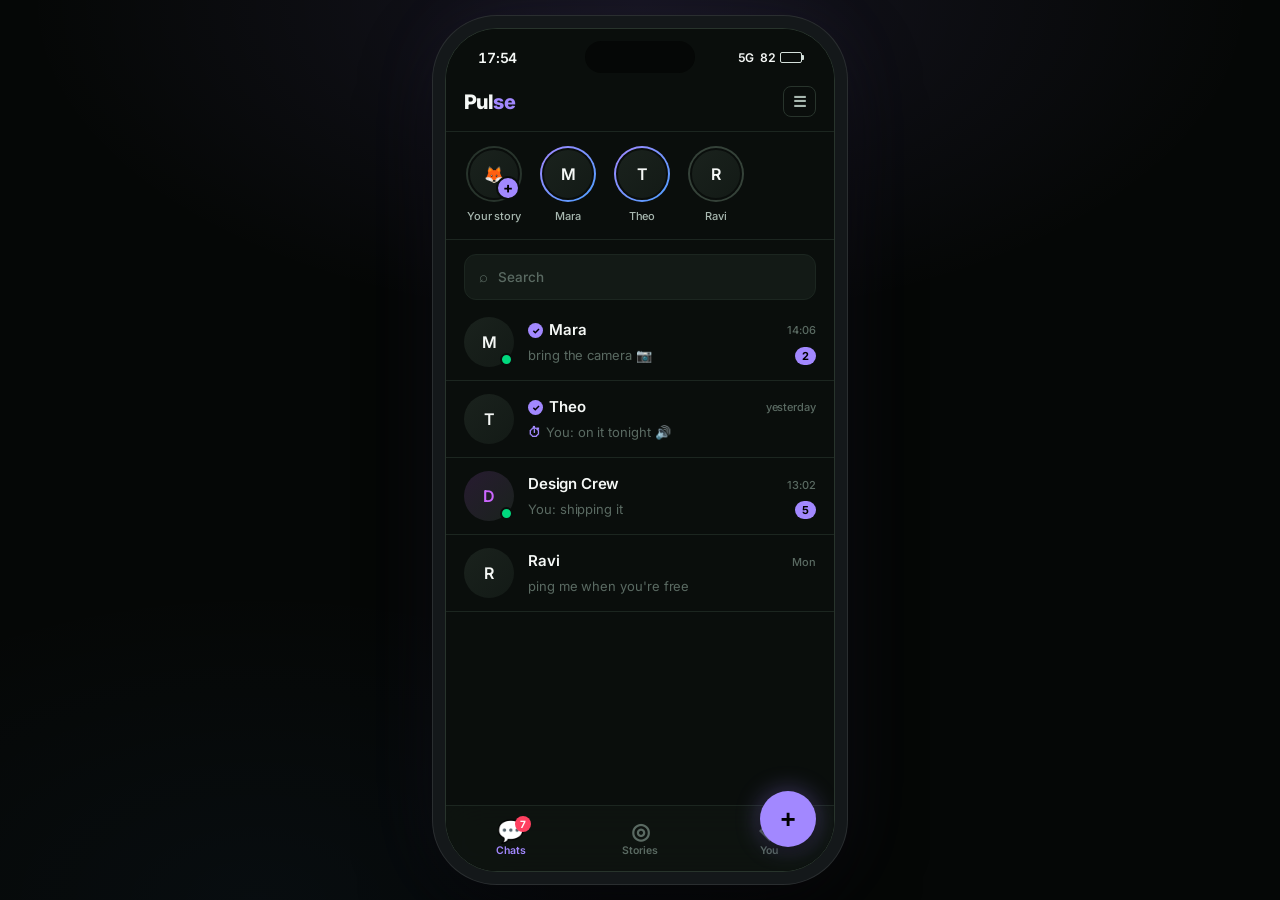
<file: streamer-chat-app/index.html>
<!DOCTYPE html>
<html lang="en">
<head>
<meta charset="UTF-8">
<meta name="viewport" content="width=device-width,initial-scale=1.0,maximum-scale=1.0,user-scalable=no,viewport-fit=cover">
<meta name="theme-color" content="#0a0e0c">
<title>Pulse · private chat</title>
<link rel="preconnect" href="https://fonts.googleapis.com">
<link rel="preconnect" href="https://fonts.gstatic.com" crossorigin>
<link href="https://fonts.googleapis.com/css2?family=Inter:wght@400;500;600;700;800&family=JetBrains+Mono:wght@500;600;700&display=swap" rel="stylesheet">
<link rel="stylesheet" href="styles.css">
</head>
<body>
<div class="frame">
  <div id="app">
    <div class="stack" id="stk"></div>
  </div>
  <div id="toast"></div>
  <div id="sheet" onclick="if(event.target.id==='sheet')App.hideSheet()"></div>
  <div class="flash" id="flash"></div>
</div>
<script src="app.js"></script>
</body>
</html>
</file>
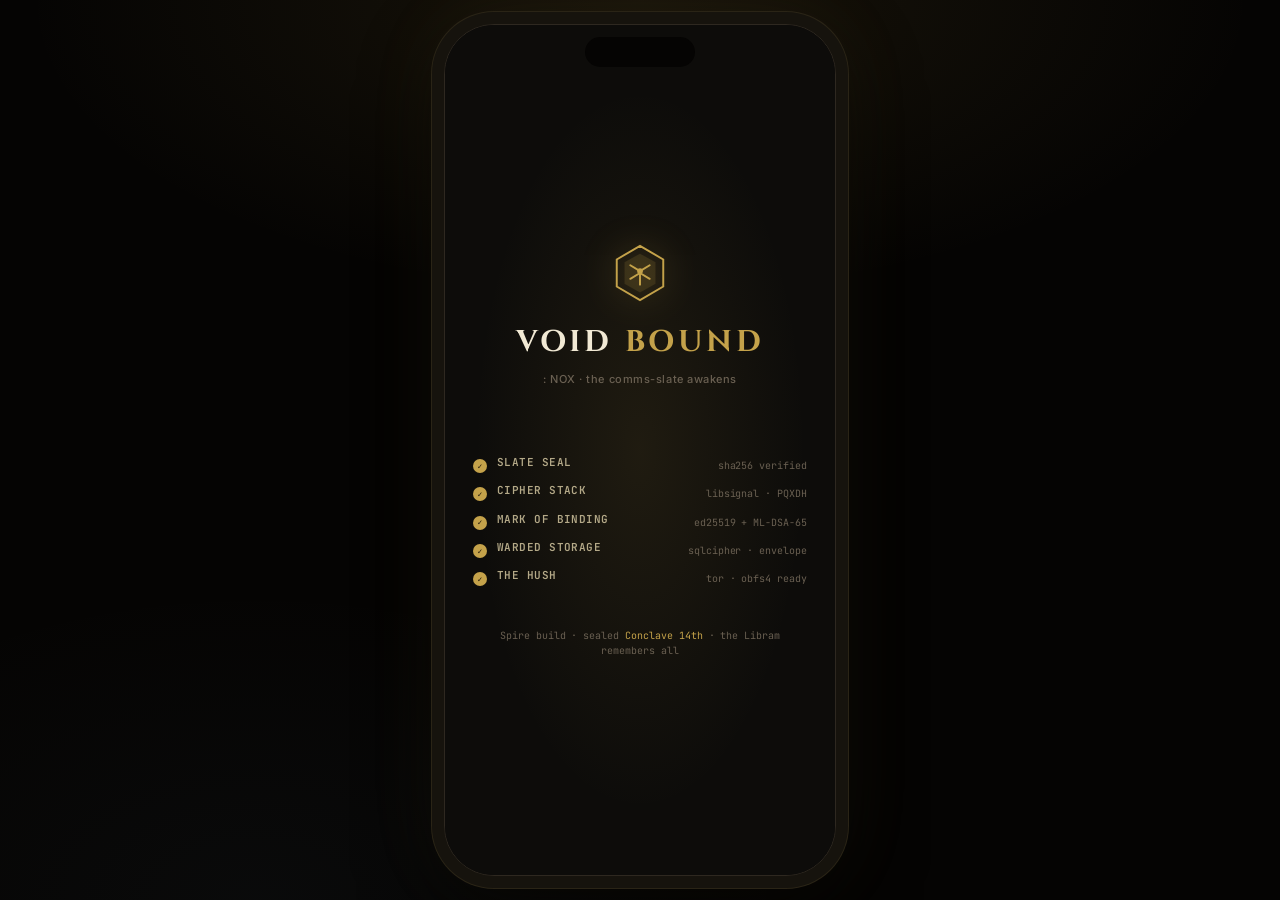
<file: void-bound-nox/index.html>
<!DOCTYPE html>
<html lang="en">
<head>
<meta charset="UTF-8">
<meta name="viewport" content="width=device-width,initial-scale=1.0,maximum-scale=1.0,user-scalable=no,viewport-fit=cover">
<meta name="theme-color" content="#0d0c0a">
<meta name="description" content="Void Bound: Nox — a grimdark indie RPG played through the NoxVoid secure comms-slate. The Libram remembers all.">
<title>VOID BOUND: NOX</title>
<link rel="stylesheet" href="css/styles.css">
</head>
<body>
<div class="frame">
  <div id="app"><div class="stack" id="stk"></div></div>
  <div id="tst"></div>
  <div id="sh" onclick="if(event.target.id==='sh')hideSheet()"></div>
  <div class="fl" id="flash"></div>
</div>
<!-- classic (non-module) scripts so the game runs by simply opening this file -->
<script src="js/data.js"></script>
<script src="js/game.js"></script>
</body>
</html>
</file>
<file: streamer-chat-app/styles.css>
:root{
  --bg-0:#0a0e0c;--bg-1:#0f1411;--bg-2:#131a16;--bg-3:#1a221d;--bg-4:#232d27;
  --bd:#1c2620;--bd-2:#28342c;--bd-3:#354239;
  --tm:#5a6a62;--td:#7a8a82;--tb:#a8b8b0;--tw:#d4e0db;--tp:#f5f8f6;
  --ac:#a288ff;--ac-2:#8a6fe6;--ac-d:#6347c2;--ac-s:rgba(162,136,255,0.14);
  --inf:#4d9fff;--inf-s:rgba(77,159,255,0.1);
  --wr:#d97742;--wr-s:rgba(217,119,66,0.12);
  --phos:#00d97e;--phos-s:rgba(0,217,126,0.14);
  --dg:#ff4060;--dg-s:rgba(255,64,96,0.1);
  --sans:'Inter',-apple-system,sans-serif;--mono:'JetBrains Mono',ui-monospace,monospace;
}
*{box-sizing:border-box;margin:0;padding:0;-webkit-tap-highlight-color:transparent}
html,body{height:100%;overflow:hidden;background:#050706;font-family:var(--sans)}
body{color:var(--tb);font-size:14px;line-height:1.5;-webkit-font-smoothing:antialiased;letter-spacing:-0.005em;user-select:none;position:fixed;inset:0;display:flex;align-items:center;justify-content:center}
body::before{content:'';position:fixed;inset:0;background:radial-gradient(ellipse 80% 60% at 50% 0%,rgba(162,136,255,0.1),transparent 60%),radial-gradient(ellipse 60% 50% at 20% 100%,rgba(77,159,255,0.04),transparent 70%);pointer-events:none;z-index:0}

.frame{position:relative;width:100%;height:100%;max-width:100vw;max-height:100vh;background:var(--bg-0);overflow:hidden;z-index:1}
@media(min-width:600px){
  body{padding:24px}
  .frame{width:390px;height:min(844px,calc(100vh - 48px));border-radius:52px;border:1px solid var(--bd-2);box-shadow:0 0 0 12px #14181a,0 0 0 13px #2a2e30,0 30px 80px rgba(0,0,0,0.7),0 0 80px rgba(162,136,255,0.1);overflow:hidden}
  .frame::before{content:'';position:absolute;top:12px;left:50%;transform:translateX(-50%);width:110px;height:32px;background:#050706;border-radius:22px;z-index:100;pointer-events:none}
}
#app{width:100%;height:100%;display:flex;flex-direction:column;overflow:hidden;position:relative}
.stack{position:relative;flex:1;overflow:hidden}
.scr{position:absolute;inset:0;display:flex;flex-direction:column;background:var(--bg-0);opacity:0;transition:opacity 240ms cubic-bezier(0.32,0.72,0,1)}
.scr.in{opacity:1}

/* Status bar */
.sb{display:flex;justify-content:space-between;align-items:center;padding:14px 24px 6px;font-size:14px;color:var(--tp);font-weight:600;flex-shrink:0;font-variant-numeric:tabular-nums;letter-spacing:-0.01em}
@media(min-width:600px){.sb{padding:18px 32px 6px}}
.sb .r{display:flex;gap:6px;align-items:center}
.sb-batt{display:inline-flex;align-items:center;gap:4px;font-size:12px;font-weight:600}
.sb-batt-ic{width:22px;height:11px;border:1px solid var(--tw);border-radius:2px;position:relative;padding:1px}
.sb-batt-ic::after{content:'';position:absolute;right:-3px;top:2px;width:2px;height:5px;background:var(--tw);border-radius:0 1px 1px 0}
.sb-batt-fill{height:100%;width:82%;background:var(--ac);border-radius:1px}

/* Header */
.hdr{display:flex;justify-content:space-between;align-items:center;padding:12px 18px 14px;flex-shrink:0;border-bottom:1px solid var(--bd)}
.hdr-tt{font-size:20px;font-weight:800;color:var(--tp);letter-spacing:-0.03em}
.hdr-tt .sl{color:var(--ac)}
.hdr-act{display:flex;gap:6px}
.hbtn{background:transparent;border:1px solid var(--bd-2);color:var(--tb);padding:7px 11px;font-family:var(--sans);font-size:11px;font-weight:600;cursor:pointer;transition:all 160ms;border-radius:8px;letter-spacing:-0.01em}
.hbtn:active{background:var(--bg-3);border-color:var(--bd-3);color:var(--tw)}
.hbtn.icon{padding:7px 9px;font-size:15px;line-height:1}
.back{background:none;border:none;color:var(--ac);font-size:15px;font-weight:600;cursor:pointer;padding:6px 10px 6px 0;display:flex;align-items:center;gap:4px;font-family:var(--sans)}
.back:active{opacity:0.6}

/* Stories row */
.stories{display:flex;gap:14px;padding:14px 18px;overflow-x:auto;flex-shrink:0;border-bottom:1px solid var(--bd);scrollbar-width:none}
.stories::-webkit-scrollbar{display:none}
.story{display:flex;flex-direction:column;align-items:center;gap:6px;cursor:pointer;flex-shrink:0;width:60px}
.story-ring{width:56px;height:56px;border-radius:50%;padding:2px;background:linear-gradient(135deg,var(--ac),var(--inf));display:flex;align-items:center;justify-content:center;transition:transform 160ms}
.story-ring.seen{background:var(--bd-3)}
.story-ring.me{background:var(--bd-2)}
.story:active .story-ring{transform:scale(0.93)}
.story-av{width:100%;height:100%;border-radius:50%;background:linear-gradient(135deg,var(--bg-3),var(--bg-2));display:flex;align-items:center;justify-content:center;color:var(--tp);font-weight:600;font-size:16px;border:2px solid var(--bg-0)}
.story-add{position:relative}
.story-add::after{content:'+';position:absolute;bottom:-2px;right:-2px;width:20px;height:20px;background:var(--ac);color:#000;border-radius:50%;display:flex;align-items:center;justify-content:center;font-size:15px;font-weight:700;border:2.5px solid var(--bg-0)}
.story-nm{font-size:11px;color:var(--tb);font-weight:500;white-space:nowrap;overflow:hidden;text-overflow:ellipsis;max-width:60px}

/* Search */
.search{margin:14px 18px 4px;background:var(--bg-2);border:1px solid var(--bd);border-radius:12px;padding:11px 14px;display:flex;align-items:center;gap:10px}
.search input{flex:1;background:none;border:none;outline:none;color:var(--tp);font-family:var(--sans);font-size:13.5px;font-weight:500}
.search input::placeholder{color:var(--tm)}
.search .ic{color:var(--tm);font-size:15px}

/* Content */
.cnt{flex:1;overflow-y:auto;overflow-x:hidden;-webkit-overflow-scrolling:touch}
.cnt::-webkit-scrollbar{width:3px}
.cnt::-webkit-scrollbar-thumb{background:var(--bd-3);border-radius:2px}

/* Chat list rows */
.cl{display:flex;align-items:center;gap:14px;padding:13px 18px;cursor:pointer;transition:background 140ms;position:relative;border-bottom:1px solid var(--bd)}
.cl:active{background:var(--bg-2)}
.av{width:50px;height:50px;background:linear-gradient(135deg,var(--bg-3),var(--bg-2));border-radius:50%;display:flex;align-items:center;justify-content:center;color:var(--tp);font-weight:600;font-size:16px;flex-shrink:0;position:relative;letter-spacing:-0.01em}
.av.gr{background:linear-gradient(135deg,rgba(204,102,255,0.15),var(--bg-3));color:#cc66ff}
.av-st{position:absolute;bottom:1px;right:1px;width:13px;height:13px;background:var(--phos);border-radius:50%;border:2.5px solid var(--bg-0)}
.cl-i{flex:1;min-width:0}
.cl-t{display:flex;justify-content:space-between;align-items:baseline;margin-bottom:4px;gap:8px}
.cl-n{color:var(--tp);font-size:15px;font-weight:600;white-space:nowrap;overflow:hidden;text-overflow:ellipsis;letter-spacing:-0.01em;display:flex;align-items:center;gap:6px;flex:1;min-width:0}
.cl-n .vfy{width:15px;height:15px;background:var(--ac);border-radius:50%;display:inline-flex;align-items:center;justify-content:center;color:#000;font-size:9px;font-weight:800;flex-shrink:0}
.cl-tm{font-size:11px;color:var(--tm);flex-shrink:0;font-weight:500}
.cl-b{display:flex;justify-content:space-between;align-items:flex-end;gap:8px}
.cl-p{color:var(--tm);font-size:13px;white-space:nowrap;overflow:hidden;text-overflow:ellipsis;flex:1;min-width:0;display:flex;align-items:center;gap:5px}
.cl-p .burn{color:var(--ac);font-weight:600}
.cl-u{background:var(--ac);color:#000;font-size:11px;font-weight:700;padding:1px 7px;min-width:20px;height:18px;border-radius:10px;display:flex;align-items:center;justify-content:center;flex-shrink:0}
.cl-em{padding:80px 30px;text-align:center;color:var(--tm);font-size:13px;line-height:1.7}
.cl-em .ic{width:64px;height:64px;margin:0 auto 20px;background:var(--bg-2);border-radius:50%;display:flex;align-items:center;justify-content:center;font-size:28px}

.fab{position:absolute;right:18px;bottom:24px;width:56px;height:56px;background:var(--ac);border:none;color:#000;font-size:26px;font-weight:600;border-radius:50%;cursor:pointer;box-shadow:0 4px 12px rgba(0,0,0,0.5),0 0 24px rgba(162,136,255,0.4);transition:transform 180ms;z-index:10;display:flex;align-items:center;justify-content:center}
.fab:active{transform:scale(0.92)}

/* Chat view */
.cv-h{display:flex;align-items:center;gap:12px;padding:8px 14px 12px;flex-shrink:0;border-bottom:1px solid var(--bd);background:var(--bg-1)}
.cv-i{flex:1;min-width:0;cursor:pointer}
.cv-n{color:var(--tp);font-weight:700;font-size:15px;display:flex;align-items:center;gap:6px;letter-spacing:-0.01em}
.cv-n .vfy{width:14px;height:14px;background:var(--ac);border-radius:50%;display:inline-flex;align-items:center;justify-content:center;color:#000;font-size:9px;font-weight:800}
.cv-st{font-size:11px;color:var(--phos);margin-top:2px;display:flex;align-items:center;gap:6px;font-weight:500}
.cv-st.off{color:var(--tm)}
.cv-a{display:flex;gap:4px}
.cv-a button{background:var(--bg-2);border:1px solid var(--bd-2);color:var(--tw);font-size:16px;cursor:pointer;padding:8px 10px;border-radius:8px;transition:all 140ms}
.cv-a button:active{background:var(--bg-4);color:var(--ac)}
.cv-a button.on{color:var(--ac);border-color:var(--ac-d);background:var(--ac-s)}

.msgs{flex:1;overflow-y:auto;padding:16px 14px 12px;display:flex;flex-direction:column;gap:3px;-webkit-overflow-scrolling:touch}
.msgs::-webkit-scrollbar{width:2px}
.msgs::-webkit-scrollbar-thumb{background:var(--bd-3)}
.msg{max-width:80%;padding:9px 13px;font-size:14.5px;color:var(--tp);line-height:1.4;word-wrap:break-word;position:relative;letter-spacing:-0.005em;border-radius:18px;animation:msgIn 220ms cubic-bezier(0.32,0.72,0,1)}
@keyframes msgIn{from{opacity:0;transform:translateY(6px)}to{opacity:1;transform:translateY(0)}}
.msg.out{align-self:flex-end;background:var(--ac);color:#000;border-bottom-right-radius:6px;font-weight:500}
.msg.in{align-self:flex-start;background:var(--bg-3);border-bottom-left-radius:6px}
.msg.ephem.out{background:linear-gradient(135deg,var(--ac),var(--inf))}
.msg.ephem.in{border:1px dashed var(--ac-d);background:var(--ac-s)}
.msg-gn{font-size:11.5px;color:var(--inf);margin-bottom:2px;font-weight:600}
.msg-t{font-size:10.5px;margin-top:3px;display:flex;align-items:center;gap:4px;opacity:0.7;font-weight:500}
.msg.out .msg-t{color:rgba(0,0,0,0.7);justify-content:flex-end}
.msg.in .msg-t{color:var(--tm)}
.msg-burn{align-self:center;color:var(--ac);font-size:11px;text-align:center;padding:6px 14px;margin:4px 0;background:var(--ac-s);border-radius:12px;font-weight:600;animation:msgIn 220ms ease}
.msg-s{align-self:center;color:var(--tm);font-size:11px;text-align:center;padding:7px 14px;margin:4px 0;background:rgba(15,20,17,0.6);border-radius:12px;max-width:92%;font-weight:500}
.typing{align-self:flex-start;background:var(--bg-3);border-radius:18px;border-bottom-left-radius:6px;padding:12px 15px;display:flex;gap:4px}
.typing span{width:7px;height:7px;background:var(--tm);border-radius:50%;animation:tybnc 1.2s infinite}
.typing span:nth-child(2){animation-delay:0.18s}
.typing span:nth-child(3){animation-delay:0.36s}
@keyframes tybnc{0%,60%,100%{transform:translateY(0);opacity:0.4}30%{transform:translateY(-5px);opacity:1}}

.cv-in{display:flex;gap:8px;padding:10px 12px max(10px,env(safe-area-inset-bottom,10px));background:var(--bg-1);border-top:1px solid var(--bd);flex-shrink:0;align-items:center}
.cv-at{background:var(--bg-3);border:none;color:var(--tw);width:38px;height:38px;display:flex;align-items:center;justify-content:center;font-size:22px;font-weight:300;cursor:pointer;flex-shrink:0;border-radius:50%}
.cv-at:active{background:var(--bg-4);color:var(--ac)}
.cv-in input{flex:1;background:var(--bg-3);border:1px solid var(--bd-2);color:var(--tp);font-family:var(--sans);font-size:14.5px;padding:10px 14px;outline:none;-webkit-appearance:none;border-radius:20px;letter-spacing:-0.005em;font-weight:500}
.cv-in input:focus{border-color:var(--ac-d)}
.cv-sn{background:var(--ac);color:#000;border:none;font-family:var(--sans);font-size:18px;font-weight:700;width:38px;height:38px;cursor:pointer;border-radius:50%;transition:all 160ms;display:flex;align-items:center;justify-content:center;flex-shrink:0}
.cv-sn:active{transform:scale(0.9);background:var(--ac-2)}
.ephem-banner{padding:7px 16px;font-size:11px;font-weight:600;background:var(--ac-s);color:var(--ac);display:flex;align-items:center;gap:8px;justify-content:center;flex-shrink:0}

/* Buttons */
.btn{display:flex;align-items:center;justify-content:center;gap:8px;width:100%;padding:14px 18px;background:var(--ac);border:none;color:#000;font-family:var(--sans);font-size:14px;font-weight:600;cursor:pointer;transition:all 180ms cubic-bezier(0.32,0.72,0,1);border-radius:10px;letter-spacing:-0.01em}
.btn:active{transform:scale(0.98);background:var(--ac-2)}
.btn.sec{background:var(--bg-3);color:var(--tp);border:1px solid var(--bd-3)}
.btn.sec:active{background:var(--bg-4)}

/* Toast */
#toast{position:absolute;top:60px;left:14px;right:14px;z-index:10000;pointer-events:none;display:flex;flex-direction:column;gap:8px}
.tt{background:var(--bg-3);border:1px solid var(--bd-3);padding:13px 16px;font-size:13px;color:var(--tw);border-radius:10px;box-shadow:0 8px 32px rgba(0,0,0,0.6);animation:ttIn 320ms cubic-bezier(0.34,1.56,0.64,1);pointer-events:auto;display:flex;align-items:center;gap:12px}
.tt-i{width:22px;height:22px;border-radius:50%;background:var(--ac);display:flex;align-items:center;justify-content:center;color:#000;font-size:13px;font-weight:800;flex-shrink:0}
.tt-c{flex:1;line-height:1.4;font-weight:500}
.tt-c b{color:var(--tp);font-weight:700}
@keyframes ttIn{from{opacity:0;transform:translateY(-12px)}to{opacity:1;transform:translateY(0)}}

/* Sheet */
#sheet{position:absolute;inset:0;background:rgba(0,0,0,0.6);z-index:9000;display:none;align-items:flex-end;backdrop-filter:blur(8px);-webkit-backdrop-filter:blur(8px)}
#sheet.s{display:flex}
.shc{width:100%;background:var(--bg-1);border-top-left-radius:20px;border-top-right-radius:20px;animation:shUp 400ms cubic-bezier(0.32,0.72,0,1);padding:12px 22px 28px}
@keyframes shUp{from{transform:translateY(100%)}to{transform:translateY(0)}}
.sh-hd{width:40px;height:4px;background:var(--bd-3);border-radius:2px;margin:0 auto 18px}
.sh-tt{color:var(--tp);font-size:19px;font-weight:700;margin-bottom:6px;letter-spacing:-0.02em}
.sh-b{color:var(--tb);font-size:13.5px;line-height:1.6;margin-bottom:20px}
.sh-b b{color:var(--tp);font-weight:600}
.sh-in{width:100%;background:var(--bg-2);border:1px solid var(--bd-2);color:var(--tp);font-family:var(--sans);font-size:16px;padding:14px 16px;outline:none;-webkit-appearance:none;border-radius:10px;font-weight:500;margin-bottom:14px}
.sh-in:focus{border-color:var(--ac);background:var(--bg-1)}
.sh-a{display:grid;grid-template-columns:1fr 1fr;gap:10px}
.picker{display:flex;flex-wrap:wrap;gap:8px;margin-bottom:18px}
.pick{width:46px;height:46px;border-radius:50%;display:flex;align-items:center;justify-content:center;font-size:18px;font-weight:600;color:var(--tp);cursor:pointer;border:2px solid transparent;background:linear-gradient(135deg,var(--bg-3),var(--bg-2))}
.pick.sel{border-color:var(--ac)}

/* Profile / settings rows */
.id{background:linear-gradient(135deg,var(--bg-2),var(--bg-1));border:1px solid var(--bd);padding:24px 20px;margin:18px;text-align:center;border-radius:14px;position:relative;overflow:hidden}
.id::before{content:'';position:absolute;top:-50%;left:-10%;width:200px;height:200px;background:radial-gradient(circle,var(--ac-s),transparent 60%);pointer-events:none}
.id-a{width:84px;height:84px;margin:0 auto 14px;background:linear-gradient(135deg,var(--bg-3),var(--bg-4));border-radius:50%;display:flex;align-items:center;justify-content:center;color:var(--tp);font-size:30px;font-weight:600;position:relative;letter-spacing:-0.02em}
.id-n{color:var(--tp);font-size:21px;font-weight:700;letter-spacing:-0.02em}
.id-s{color:var(--ac);font-size:12px;margin-top:6px;font-weight:600;font-family:var(--mono)}
.st-s{margin:0 18px 24px}
.st-l{font-size:12px;color:var(--tm);font-weight:600;margin-bottom:8px;padding:0 4px;letter-spacing:-0.005em}
.st-r{background:var(--bg-1);border:1px solid var(--bd);padding:14px 16px;display:flex;align-items:center;justify-content:space-between;gap:14px;cursor:pointer;margin-bottom:4px;transition:background 160ms;border-radius:10px}
.st-r:active{background:var(--bg-2)}
.st-i{flex:1;min-width:0}
.st-n{color:var(--tp);font-size:14px;font-weight:600;margin-bottom:2px;letter-spacing:-0.005em}
.st-d{color:var(--tm);font-size:12px;line-height:1.45}
.tog{width:42px;height:24px;background:var(--bg-3);border-radius:12px;position:relative;transition:all 220ms;flex-shrink:0}
.tog::after{content:'';position:absolute;top:2px;left:2px;width:20px;height:20px;background:var(--tm);border-radius:50%;transition:all 220ms}
.tog.on{background:var(--ac)}
.tog.on::after{left:20px;background:#fff}

/* Bottom nav */
.bnav{display:flex;background:rgba(15,20,17,0.85);backdrop-filter:blur(20px);-webkit-backdrop-filter:blur(20px);border-top:1px solid var(--bd);flex-shrink:0;padding:6px 0 max(8px,env(safe-area-inset-bottom,8px))}
.bni{flex:1;padding:8px 4px 6px;text-align:center;background:transparent;border:none;color:var(--tm);font-family:var(--sans);font-size:10.5px;font-weight:600;cursor:pointer;transition:color 160ms;position:relative;letter-spacing:-0.005em}
.bni-ic{display:block;font-size:22px;margin-bottom:2px;line-height:1}
.bni.on{color:var(--ac)}
.bni-bg{position:absolute;top:4px;right:calc(50% - 20px);min-width:16px;height:16px;background:var(--dg);color:#fff;font-size:10px;font-weight:700;padding:0 4px;display:flex;align-items:center;justify-content:center;border-radius:8px}

/* Story viewer */
.sv{position:absolute;inset:0;background:#000;z-index:8000;display:flex;flex-direction:column;animation:msgIn 240ms ease}
.sv-bars{display:flex;gap:4px;padding:12px 14px 8px}
.sv-bar{flex:1;height:3px;background:rgba(255,255,255,0.25);border-radius:2px;overflow:hidden}
.sv-bar .fl{height:100%;width:0;background:#fff;border-radius:2px}
.sv-bar.done .fl{width:100%}
.sv-bar.now .fl{animation:svfill 4s linear forwards}
@keyframes svfill{from{width:0}to{width:100%}}
.sv-hd{display:flex;align-items:center;gap:10px;padding:4px 16px}
.sv-av{width:36px;height:36px;border-radius:50%;background:linear-gradient(135deg,var(--bg-3),var(--bg-2));display:flex;align-items:center;justify-content:center;color:var(--tp);font-weight:600;font-size:14px}
.sv-nm{color:#fff;font-weight:600;font-size:14px;flex:1}
.sv-tm{color:rgba(255,255,255,0.6);font-size:12px}
.sv-x{background:none;border:none;color:#fff;font-size:24px;cursor:pointer;padding:4px}
.sv-body{flex:1;display:flex;align-items:center;justify-content:center;padding:24px;text-align:center}
.sv-card{font-size:26px;font-weight:700;color:#fff;line-height:1.4;letter-spacing:-0.02em;max-width:320px}
.sv-nav{position:absolute;inset:0;display:flex;z-index:2}
.sv-nav .z{flex:1;cursor:pointer}

.flash{position:absolute;inset:0;background:#fff;opacity:0;pointer-events:none;z-index:99999}
.flash.on{animation:fls 300ms ease}
@keyframes fls{0%{opacity:0}25%{opacity:0.5}100%{opacity:0}}
</file>
<file: void-bound-nox/css/styles.css>
/* ============================================================================
   VOID BOUND: NOX — Stylesheet
   Grimdark palette (void / stone / ash / gold / vellum) wrapped around the
   NoxVoid comms-slate chrome: phone frame, status bar, chat bubbles, nav.
   ============================================================================ */
@import url('https://fonts.googleapis.com/css2?family=Cinzel:wght@400;600;700&family=Inter:wght@400;500;600;700;800&family=JetBrains+Mono:wght@500;600;700&display=swap');

:root{
  --void:#0a0907; --bg-0:#0d0c0a; --bg-1:#131210; --bg-2:#191714; --bg-3:#211e19; --bg-4:#2a2620;
  --bd:#211d18; --bd-2:#2e2820; --bd-3:#3b342a;
  --tm:#6a6052; --td:#8a7f6c; --tb:#b4a988; --tw:#d8cdb0; --tp:#f1e9d4;
  --gold:#C4A24A; --gold-2:#a8852f; --gold-d:#7a6630; --gold-deep:#3a2e14; --gold-s:rgba(196,162,74,0.13);
  --vellum:#E2D8C0; --crimson:#C0392B; --crimson-s:rgba(192,57,43,0.12);
  --inf:#7B9FBF; --inf-s:rgba(123,159,191,0.12); --wr:#d9883a; --wr-s:rgba(217,136,58,0.12);
  --dg:#C0392B; --dg-s:rgba(192,57,43,0.12); --ok:#5AB07A;
  --fd:'Cinzel',Georgia,serif; --fs:'Inter',-apple-system,sans-serif; --fm:'JetBrains Mono',ui-monospace,monospace;
}
*{box-sizing:border-box;margin:0;padding:0;-webkit-tap-highlight-color:transparent}
html,body{height:100%;overflow:hidden;background:#050403;font-family:var(--fs)}
body{color:var(--tb);font-size:14px;line-height:1.5;-webkit-font-smoothing:antialiased;letter-spacing:-0.003em;user-select:none;position:fixed;inset:0;display:flex;align-items:center;justify-content:center}
body::before{content:'';position:fixed;inset:0;background:radial-gradient(ellipse 80% 55% at 50% 0%,rgba(196,162,74,0.10),transparent 60%),radial-gradient(ellipse 60% 50% at 20% 100%,rgba(123,159,191,0.04),transparent 70%);pointer-events:none;z-index:0}

.frame{position:relative;width:100%;height:100%;max-width:100vw;max-height:100vh;background:var(--bg-0);overflow:hidden;z-index:1}
@media(min-width:600px){
  body{padding:24px}
  .frame{width:392px;height:min(852px,calc(100vh - 48px));border-radius:50px;border:1px solid var(--bd-2);box-shadow:0 0 0 12px #16130d,0 0 0 13px #2a2416,0 30px 80px rgba(0,0,0,0.7),0 0 80px rgba(196,162,74,0.10);overflow:hidden}
  .frame::before{content:'';position:absolute;top:12px;left:50%;transform:translateX(-50%);width:110px;height:30px;background:#050403;border-radius:20px;z-index:100;pointer-events:none}
}
#app{width:100%;height:100%;display:flex;flex-direction:column;overflow:hidden;position:relative}
.stack{position:relative;flex:1;overflow:hidden}
.scr{position:absolute;inset:0;display:flex;flex-direction:column;background:var(--bg-0);opacity:0;transition:opacity 240ms cubic-bezier(.32,.72,0,1)}
.scr.in{opacity:1}

/* faction tints when in a class */
body.veil .cl-p{filter:blur(4px)}
body.decoy{--gold:#7B9FBF;--gold-2:#5f86ab;--gold-d:#3a5168;--gold-s:rgba(123,159,191,0.13)}

/* status bar -------------------------------------------------------------- */
.sb{display:flex;justify-content:space-between;align-items:center;padding:14px 22px 6px;font-size:13px;color:var(--tp);font-weight:600;flex-shrink:0;font-variant-numeric:tabular-nums}
.sb .net{font-size:11px;color:var(--gold);font-family:var(--fm);letter-spacing:0.04em}
.sb-batt{display:inline-flex;align-items:center;gap:4px;font-size:12px}
.sb-batt-ic{width:22px;height:11px;border:1px solid var(--tw);border-radius:2px;position:relative;padding:1px;display:inline-block}
.sb-batt-ic::after{content:'';position:absolute;right:-3px;top:2px;width:2px;height:5px;background:var(--tw);border-radius:0 1px 1px 0}
.sb-batt-fill{display:block;height:100%;width:87%;background:var(--gold);border-radius:1px}

/* header ------------------------------------------------------------------ */
.hdr{display:flex;justify-content:space-between;align-items:center;padding:10px 18px 13px;flex-shrink:0;border-bottom:1px solid var(--bd)}
.hdr-tt{font-family:var(--fd);font-size:17px;font-weight:700;color:var(--tp);letter-spacing:0.04em}
.hdr-tt .g{color:var(--gold)}
.hdr-sub{font-size:10.5px;color:var(--tm);margin-top:3px;font-weight:500;letter-spacing:0.02em}
.hdr-sub .dot{margin:0 4px;opacity:0.5}
.hdr-act{display:flex;gap:6px}
.hbtn{background:transparent;border:1px solid var(--bd-2);color:var(--tb);padding:7px 11px;font-family:var(--fs);font-size:11px;font-weight:600;cursor:pointer;border-radius:6px;transition:all 150ms}
.hbtn:active{background:var(--bg-3);color:var(--tw)}
.hbtn.icon{padding:7px 9px}
.hbtn.warn{color:var(--wr);border-color:rgba(217,136,58,0.4);background:var(--wr-s)}
.back{background:none;border:none;color:var(--gold);font-size:15px;font-weight:600;cursor:pointer;padding:6px 10px 6px 0;font-family:var(--fs)}
.back:active{opacity:0.6}

/* content / banners ------------------------------------------------------- */
.cnt{flex:1;overflow-y:auto;overflow-x:hidden;-webkit-overflow-scrolling:touch;padding:20px 18px}
.cnt.flush{padding:0}
.cnt::-webkit-scrollbar{width:3px}.cnt::-webkit-scrollbar-thumb{background:var(--bd-3);border-radius:2px}
.bnr{padding:9px 18px;font-size:11px;font-weight:600;border-bottom:1px solid var(--bd);flex-shrink:0;display:flex;align-items:center;gap:8px;letter-spacing:0.01em}
.bnr.v{background:var(--wr-s);border-bottom-color:rgba(217,136,58,0.3);color:var(--wr)}
.bnr.d{background:var(--inf-s);border-bottom-color:rgba(123,159,191,0.3);color:var(--inf)}
.bnr.m{background:var(--gold-s);border-bottom-color:var(--gold-d);color:var(--gold)}
.bnr .dot{width:6px;height:6px;background:currentColor;border-radius:50%;box-shadow:0 0 8px currentColor;animation:hb 2s infinite}
@keyframes hb{0%,100%{opacity:0.4}50%{opacity:1}}

/* bottom nav -------------------------------------------------------------- */
.bnav{display:flex;background:rgba(19,18,16,0.9);backdrop-filter:blur(20px);border-top:1px solid var(--bd);flex-shrink:0;padding:6px 0 max(8px,env(safe-area-inset-bottom,8px))}
.bni{flex:1;padding:8px 2px 6px;text-align:center;background:transparent;border:none;color:var(--tm);font-family:var(--fs);font-size:10px;font-weight:600;cursor:pointer;position:relative;letter-spacing:0.01em}
.bni-ic{display:block;font-size:20px;margin-bottom:2px;line-height:1}
.bni.on{color:var(--gold)}
.bni-bg{position:absolute;top:3px;right:calc(50% - 20px);min-width:15px;height:15px;background:var(--crimson);color:#fff;font-size:9px;font-weight:700;padding:0 4px;display:flex;align-items:center;justify-content:center;border-radius:8px}

/* buttons ----------------------------------------------------------------- */
.btn{display:flex;align-items:center;justify-content:center;gap:8px;width:100%;padding:14px 18px;background:var(--gold);border:none;color:#1a1206;font-family:var(--fs);font-size:14px;font-weight:700;cursor:pointer;border-radius:9px;transition:all 170ms cubic-bezier(.32,.72,0,1);letter-spacing:-0.005em}
.btn:active{transform:scale(.98);background:var(--gold-2)}
.btn:disabled{opacity:0.32;cursor:not-allowed}
.btn:disabled:active{transform:none;background:var(--gold)}
.btn.sec{background:var(--bg-3);color:var(--tp);border:1px solid var(--bd-3)}
.btn.sec:active{background:var(--bg-4)}
.btn.ghost{background:transparent;color:var(--tm);border:1px solid var(--bd-2)}
.btn.dg{background:var(--dg);color:#fff}
.btn.wr{background:var(--wr);color:#1a1206}
.btn-sm{padding:10px 14px;font-size:12.5px;border-radius:7px}

/* boot -------------------------------------------------------------------- */
.boot{flex:1;display:flex;flex-direction:column;justify-content:center;align-items:center;padding:40px 28px;background:radial-gradient(ellipse at center,rgba(196,162,74,0.10),transparent 60%),var(--bg-0)}
.boot-logo{display:flex;flex-direction:column;align-items:center;margin-bottom:34px;animation:fadeIn 600ms ease}
@keyframes fadeIn{from{opacity:0;transform:scale(.96)}to{opacity:1;transform:scale(1)}}
.boot-mark{width:62px;height:62px;position:relative;margin-bottom:16px}
.boot-mark::before{content:'';position:absolute;inset:0;background:radial-gradient(circle,var(--gold),transparent 70%);opacity:0.35;filter:blur(20px);animation:gp 2.4s ease-in-out infinite}
@keyframes gp{0%,100%{opacity:.25}50%{opacity:.6}}
.boot-mark svg{width:62px;height:62px;position:relative;z-index:1}
.boot-name{font-family:var(--fd);font-size:30px;font-weight:700;color:var(--tp);letter-spacing:0.12em}
.boot-name .g{color:var(--gold)}
.boot-sub{font-size:11px;color:var(--tm);font-weight:500;letter-spacing:0.05em;margin-top:6px}
.boot-log{width:100%;max-width:340px;font-family:var(--fm);font-size:11px;line-height:1.85;margin-top:30px}
.boot-ln{display:flex;align-items:center;gap:10px;opacity:0;animation:lnIn 240ms ease forwards}
@keyframes lnIn{from{opacity:0;transform:translateX(-6px)}to{opacity:1;transform:translateX(0)}}
.boot-ln .ic{width:14px;height:14px;border-radius:50%;display:flex;align-items:center;justify-content:center;font-size:8px;font-weight:800;flex-shrink:0}
.boot-ln.ok .ic{background:var(--gold);color:#1a1206}
.boot-ln.wt .ic{background:var(--wr);color:#1a1206}
.boot-ln .lbl{flex:1;color:var(--tb)}.boot-ln .det{color:var(--tm);font-size:10px}
.boot-bot{margin-top:34px;text-align:center;font-family:var(--fm);font-size:10px;color:var(--tm)}
.boot-bot .g{color:var(--gold)}

/* welcome ----------------------------------------------------------------- */
.welc{flex:1;display:flex;flex-direction:column;padding:22px 22px 18px;overflow-y:auto}
.w-hero{text-align:center;padding:18px 0 14px}
.w-mark{width:54px;height:54px;margin:0 auto 16px;position:relative}
.w-mark::before{content:'';position:absolute;inset:0;background:radial-gradient(circle,var(--gold),transparent 70%);opacity:0.35;filter:blur(16px)}
.w-mark svg{width:54px;height:54px;position:relative;z-index:1}
.w-name{font-family:var(--fd);font-size:30px;font-weight:700;color:var(--tp);letter-spacing:0.1em}
.w-name .g{color:var(--gold)}
.w-tag{font-family:var(--fd);font-size:10px;letter-spacing:0.32em;color:var(--gold);margin:8px 0 16px}
.w-body{font-size:14px;color:var(--tb);line-height:1.65;max-width:320px;margin:0 auto}
.w-body em{color:var(--gold);font-style:normal;font-weight:600}.w-body strong{color:var(--tp);font-weight:700}
.w-feats{display:grid;grid-template-columns:1fr 1fr;gap:8px;margin:22px 0 20px}
.wf{background:var(--bg-1);border:1px solid var(--bd);padding:13px 13px 11px;border-radius:9px}
.wf-ic{width:28px;height:28px;background:var(--gold-s);border-radius:6px;display:flex;align-items:center;justify-content:center;color:var(--gold);font-size:15px;margin-bottom:9px}
.wf-t{font-size:12px;color:var(--tp);font-weight:600;margin-bottom:3px}
.wf-d{font-size:11px;color:var(--tm);line-height:1.4}
.w-act{display:flex;flex-direction:column;gap:10px}
.w-foot{text-align:center;color:var(--tm);font-size:11px;margin-top:16px}

/* generic typographic bits ------------------------------------------------ */
.lbl{font-size:11px;color:var(--gold);font-weight:600;margin-bottom:8px;letter-spacing:0.04em;text-transform:uppercase}
.lbl.g{color:var(--inf)}
.h1{font-family:var(--fd);font-size:26px;font-weight:600;color:var(--tp);letter-spacing:0.01em;line-height:1.18;margin-bottom:12px}
.h2{font-family:var(--fd);font-size:18px;color:var(--tp);margin-bottom:8px}
.lede{color:var(--tb);font-size:14px;line-height:1.55;margin-bottom:24px}
.lede em{color:var(--gold);font-style:normal;font-weight:500}.lede strong{color:var(--tp);font-weight:600}
.help{font-size:12px;color:var(--tm);margin-top:10px;line-height:1.5}.help b{color:var(--tb);font-weight:500}
.as{display:flex;flex-direction:column;gap:10px;margin-top:22px}
.ar{display:grid;grid-template-columns:1fr 1fr;gap:10px;margin-top:18px}
.mono{font-family:var(--fm)}

/* char-create progress ---------------------------------------------------- */
.cc-prog{display:flex;gap:6px;padding:10px 22px 4px}
.cc-prog span{flex:1;height:3px;background:var(--bd-2);border-radius:2px;overflow:hidden;position:relative}
.cc-prog span.dn{background:var(--gold)}
.cc-prog span.now::after{content:'';position:absolute;inset:0;background:var(--gold);animation:grow 1.6s ease-in-out infinite}
@keyframes grow{0%{transform:translateX(-100%)}100%{transform:translateX(100%)}}

/* class picker ------------------------------------------------------------ */
.cls-grid{display:grid;grid-template-columns:1fr 1fr;gap:8px;margin:6px 0 16px}
.cls{background:var(--bg-1);border:1px solid var(--bd-2);border-radius:10px;padding:16px 12px;cursor:pointer;text-align:center;transition:all 160ms;font-family:var(--fs)}
.cls:active{transform:scale(.98)}
.cls.sel{border-color:var(--cc);background:linear-gradient(160deg,color-mix(in srgb,var(--cc) 14%,transparent),var(--bg-1))}
.cls-sig{font-size:24px;color:var(--cc);margin-bottom:8px}
.cls-n{font-family:var(--fd);font-size:12.5px;color:var(--tp);font-weight:600;letter-spacing:0.02em;margin-bottom:4px}
.cls-l{font-size:10.5px;color:var(--tm);line-height:1.35}
.cls-detail{background:var(--bg-1);border:1px solid var(--bd);border-left:3px solid var(--gold);border-radius:0 8px 8px 0;padding:14px 16px}
.cls-desc{font-size:13px;color:var(--tb);line-height:1.6;margin-bottom:10px}
.cls-perk{font-size:12px;color:var(--gold)}.cls-perk b{color:var(--tp);font-weight:600}

/* inputs / pin ------------------------------------------------------------ */
.input{width:100%;background:var(--bg-2);border:1px solid var(--bd-2);color:var(--tp);font-family:var(--fs);font-size:16px;padding:15px 16px;outline:none;border-radius:10px;transition:all 170ms;font-weight:500}
.input:focus{border-color:var(--gold);background:var(--bg-1);box-shadow:0 0 0 4px var(--gold-s)}
.input::placeholder{color:var(--tm)}
.inp-w{position:relative}
.inp-st{position:absolute;right:14px;top:50%;transform:translateY(-50%);font-size:11px;font-weight:600}
.inp-st.ok{color:var(--gold)}.inp-st.ck{color:var(--inf);animation:pls 1.2s infinite}.inp-st.bd{color:var(--dg)}
@keyframes pls{50%{opacity:.4}}
.pd{display:flex;justify-content:center;gap:14px;margin:34px 0 12px}
.pd-d{width:14px;height:14px;border:1.5px solid var(--bd-3);border-radius:50%;transition:all 200ms}
.pd-d.fl{background:var(--gold);border-color:var(--gold);animation:pf 200ms cubic-bezier(.32,.72,0,1)}
.pd-d.er{border-color:var(--dg);background:var(--dg);animation:shk 320ms}
@keyframes pf{0%{transform:scale(.4)}60%{transform:scale(1.2)}100%{transform:scale(1)}}
@keyframes shk{0%,100%{transform:translateX(0)}20%,60%{transform:translateX(-6px)}40%,80%{transform:translateX(6px)}}
.ps{text-align:center;font-size:12px;color:var(--tm);margin-bottom:20px;min-height:14px;font-weight:500}
.kp{display:grid;grid-template-columns:repeat(3,1fr);gap:10px;max-width:320px;margin:0 auto;padding:0 4px 12px}
.k{background:var(--bg-2);border:1px solid var(--bd-2);color:var(--tp);font-family:var(--fs);font-size:23px;font-weight:500;padding:17px 0;cursor:pointer;border-radius:10px;transition:all 120ms}
.k:active{background:var(--bg-4);transform:scale(.94)}
.k.fn{font-size:12px;color:var(--tm);font-weight:600}.k.fn:active{color:var(--gold)}

/* keygen ------------------------------------------------------------------ */
.kg{padding:24px 0 8px;text-align:center}
.kg-v{position:relative;width:130px;height:130px;margin:0 auto 24px;display:flex;align-items:center;justify-content:center}
.kg-v::before{content:'';position:absolute;inset:0;background:radial-gradient(circle,var(--gold),transparent 70%);opacity:0.28;filter:blur(20px);animation:gp 2s infinite}
.kg-r{position:absolute;border:1px solid var(--gold-d);border-radius:50%;animation:kgr 4s linear infinite}
.kg-r.r1{inset:0}.kg-r.r2{inset:18px;animation-direction:reverse;animation-duration:3s}.kg-r.r3{inset:36px;animation-duration:2s}
.kg-r::before{content:'';position:absolute;top:-3px;left:50%;transform:translateX(-50%);width:6px;height:6px;background:var(--gold);border-radius:50%;box-shadow:0 0 8px var(--gold)}
@keyframes kgr{to{transform:rotate(360deg)}}
.kg-c{position:relative;z-index:2;width:42px;height:42px;background:var(--gold);border-radius:12px;display:flex;align-items:center;justify-content:center;color:#1a1206;font-size:20px;font-weight:800;box-shadow:0 0 24px var(--gold-s)}
.kg-s{font-family:var(--fm);font-size:11px;line-height:1.7;text-align:left;max-width:320px;margin:0 auto;height:120px;overflow:hidden;position:relative;padding:0 8px}
.kg-s::after{content:'';position:absolute;bottom:0;left:0;right:0;height:36px;background:linear-gradient(to top,var(--bg-0),transparent);pointer-events:none}
.kg-l{opacity:0;animation:lnIn 200ms ease forwards;display:flex;gap:8px}
.kg-l .a{color:var(--gold)}.kg-l .k{color:var(--inf);padding:0;background:none;border:none;font-size:11px}.kg-l .v{color:var(--tb)}.kg-l .m{color:var(--tm)}

/* sigil phrase ------------------------------------------------------------ */
.wb{background:var(--dg-s);border:1px solid rgba(192,57,43,0.3);padding:14px 16px;border-radius:10px;font-size:12.5px;color:var(--tw);line-height:1.6;margin:0 0 18px;display:flex;gap:12px;align-items:flex-start}
.wb-ic{flex-shrink:0;width:24px;height:24px;background:var(--dg);border-radius:50%;display:flex;align-items:center;justify-content:center;color:#fff;font-weight:700}
.wb b{color:var(--dg);font-weight:700}.wb em{color:var(--wr);font-style:normal;font-weight:600}
.ph-g{display:grid;grid-template-columns:1fr 1fr;gap:8px;margin:0 0 8px}
.ph-w{background:var(--bg-2);border:1px solid var(--bd-2);padding:12px 14px;font-family:var(--fm);font-size:14px;color:var(--tp);display:flex;align-items:center;gap:10px;border-radius:10px}
.ph-n{color:var(--gold);font-size:10px;font-weight:700;min-width:20px}
.ch-r{display:grid;grid-template-columns:1fr 1fr;gap:8px;margin:10px 0 4px}
.ch-b{background:var(--bg-2);border:1px solid var(--bd-2);color:var(--tb);padding:14px;font-family:var(--fm);font-size:14px;cursor:pointer;border-radius:10px;transition:all 160ms}
.ch-b.sel{border-color:var(--gold);color:var(--gold);background:var(--gold-s)}

/* cc done ----------------------------------------------------------------- */
.cc-done{display:flex;flex-direction:column;justify-content:center;align-items:center;text-align:center}
.done-mark{width:84px;height:84px;background:var(--gold);border-radius:50%;display:flex;align-items:center;justify-content:center;font-size:40px;color:#1a1206;margin-bottom:26px;box-shadow:0 0 44px var(--gold-s)}

/* lock -------------------------------------------------------------------- */
.lk{flex:1;display:flex;flex-direction:column;justify-content:center;padding:24px;background:linear-gradient(180deg,var(--bg-0),var(--bg-1))}
.lk-lg{text-align:center;margin-bottom:32px}
.lk-m{width:48px;height:48px;margin:0 auto 14px;position:relative}
.lk-m::before{content:'';position:absolute;inset:0;background:radial-gradient(circle,var(--gold),transparent 70%);opacity:0.35;filter:blur(18px)}
.lk-m svg{width:48px;height:48px;position:relative;z-index:1}
.lk-n{font-family:var(--fd);font-size:21px;font-weight:700;color:var(--tp);letter-spacing:0.08em}.lk-n .g{color:var(--gold)}
.lk-b{font-size:11px;color:var(--tm);margin-top:4px}
.lk-p{font-size:13px;color:var(--tb);text-align:center;margin-bottom:20px}
.lk-h{margin-top:22px;padding:14px 18px;background:var(--bg-1);border:1px solid var(--bd);border-radius:10px;font-size:11.5px;color:var(--tm);line-height:1.8;text-align:center}
.lk-h code{color:var(--gold);background:var(--bg-3);padding:2px 7px;font-family:var(--fm);font-size:11px;border-radius:4px;font-weight:600}
.lk-h b{color:var(--inf);font-weight:600}

/* chat list --------------------------------------------------------------- */
.cl-srch{margin:14px 18px 6px;background:var(--bg-2);border:1px solid var(--bd);border-radius:10px;padding:11px 14px;color:var(--tm);font-size:13px}
.cl{display:flex;align-items:center;gap:13px;padding:13px 18px;cursor:pointer;border-bottom:1px solid var(--bd);position:relative;transition:background 140ms}
.cl:active{background:var(--bg-2)}
.cl.pn{background:linear-gradient(to right,var(--gold-s),transparent 60%)}
.cl::before{content:'';position:absolute;left:0;top:0;bottom:0;width:3px;background:var(--fc,transparent)}
.av{width:46px;height:46px;background:linear-gradient(135deg,var(--bg-3),var(--bg-2));border-radius:50%;display:flex;align-items:center;justify-content:center;color:var(--tp);font-weight:600;font-size:14px;flex-shrink:0;position:relative;font-family:var(--fd)}
.av.gr{background:linear-gradient(135deg,var(--gold-s),var(--bg-3));color:var(--gold)}
.av.uv{background:linear-gradient(135deg,var(--dg-s),var(--bg-2));color:var(--dg)}
.av-st{position:absolute;bottom:0;right:0;width:11px;height:11px;background:var(--ok);border-radius:50%;border:2.5px solid var(--bg-0)}
.cl-i{flex:1;min-width:0}
.cl-t{display:flex;justify-content:space-between;align-items:baseline;margin-bottom:3px;gap:8px}
.cl-n{color:var(--tp);font-size:14.5px;font-weight:600;white-space:nowrap;overflow:hidden;text-overflow:ellipsis;display:flex;align-items:center;gap:6px;flex:1;min-width:0}
.cl-n .vfy{width:14px;height:14px;background:var(--gold);border-radius:50%;display:inline-flex;align-items:center;justify-content:center;color:#1a1206;font-size:9px;font-weight:800;flex-shrink:0}
.cl-n .nm{white-space:nowrap;overflow:hidden;text-overflow:ellipsis}
.cl-tm{font-size:11px;color:var(--tm);flex-shrink:0}
.cl-b{display:flex;justify-content:space-between;align-items:flex-end;gap:8px}
.cl-p{color:var(--tm);font-size:13px;white-space:nowrap;overflow:hidden;text-overflow:ellipsis;flex:1;min-width:0}
.cl-u{background:var(--gold);color:#1a1206;font-size:11px;font-weight:700;padding:1px 7px;min-width:20px;height:18px;border-radius:10px;display:flex;align-items:center;justify-content:center;flex-shrink:0}
.cl-tg{display:flex;gap:5px;margin-top:6px}
.tg{font-size:9px;font-weight:700;padding:2px 6px;border-radius:4px;letter-spacing:0.03em;text-transform:uppercase}
.tg.ttl{background:var(--wr-s);color:var(--wr)}.tg.gr{background:var(--gold-s);color:var(--gold)}.tg.br{background:var(--dg-s);color:var(--dg)}.tg.uvg{background:var(--dg-s);color:var(--dg)}
.cl-em{padding:80px 30px;text-align:center;color:var(--tm);font-size:13px;line-height:1.7}
.cl-em .ic{width:64px;height:64px;margin:0 auto 20px;background:var(--bg-2);border-radius:50%;display:flex;align-items:center;justify-content:center;font-size:28px;color:var(--tm)}

/* chat view --------------------------------------------------------------- */
.cv-h{display:flex;align-items:center;gap:11px;padding:8px 14px 11px;flex-shrink:0;border-bottom:1px solid var(--bd);background:var(--bg-1)}
.cv-i{flex:1;min-width:0;cursor:pointer}
.cv-n{color:var(--tp);font-weight:700;font-size:14.5px;display:flex;align-items:center;gap:6px}
.cv-n .vfy{width:14px;height:14px;background:var(--gold);border-radius:50%;display:inline-flex;align-items:center;justify-content:center;color:#1a1206;font-size:9px;font-weight:800}
.cv-st{font-size:10.5px;color:var(--gold);margin-top:2px;display:flex;align-items:center;gap:5px}
.cv-st.uv{color:var(--dg)}.cv-st .sep{color:var(--tm)}
.cv-a button{background:var(--bg-2);border:1px solid var(--bd-2);color:var(--tw);font-size:16px;cursor:pointer;padding:8px 10px;border-radius:6px}
.cv-a button:active{background:var(--bg-4);color:var(--gold)}
.msgs{flex:1;overflow-y:auto;padding:16px 14px 10px;display:flex;flex-direction:column;gap:4px;-webkit-overflow-scrolling:touch}
.msgs::-webkit-scrollbar{width:2px}.msgs::-webkit-scrollbar-thumb{background:var(--bd-3)}
.msg{max-width:82%;padding:9px 13px;font-size:14px;color:var(--tp);line-height:1.42;word-wrap:break-word;position:relative;border-radius:16px;animation:msgIn 220ms ease}
@keyframes msgIn{from{opacity:0;transform:translateY(4px)}to{opacity:1;transform:translateY(0)}}
.msg.sm{margin-top:2px}
.msg.out{align-self:flex-end;background:var(--gold);color:#1a1206;border-bottom-right-radius:5px;font-weight:500}
.msg.in{align-self:flex-start;background:var(--bg-3);border-bottom-left-radius:5px}
.msg-gn{font-size:11px;color:var(--inf);margin-bottom:2px;font-weight:600}
.msg-t{font-size:10px;margin-top:3px;display:block;opacity:0.7;font-weight:500}
.msg.out .msg-t{color:rgba(26,18,6,0.7);text-align:right}.msg.in .msg-t{color:var(--tm)}
.msg-t .rd{margin-left:2px}
.msg-s{align-self:center;color:var(--tm);font-size:11px;text-align:center;padding:8px 14px;margin:4px 0;background:rgba(19,18,16,0.6);border-radius:12px;max-width:92%;display:flex;align-items:center;gap:8px;font-weight:500}
.msg-s.wr{color:var(--wr);background:var(--wr-s)}.msg-s .ic{opacity:0.7}
.cv-note{text-align:center;color:var(--tm);font-size:11.5px;padding:14px;border-top:1px solid var(--bd);background:var(--bg-1)}
.cv-choices{display:flex;flex-direction:column;gap:7px;padding:12px 14px max(12px,env(safe-area-inset-bottom,12px));background:var(--bg-1);border-top:1px solid var(--bd);flex-shrink:0}
.choice{text-align:left;background:var(--bg-2);border:1px solid var(--bd-3);color:var(--tw);font-family:var(--fs);font-size:13.5px;padding:12px 14px;border-radius:9px;cursor:pointer;line-height:1.4;transition:all 150ms}
.choice:active{background:var(--bg-3);border-color:var(--gold);color:var(--tp)}

/* identity / group / members --------------------------------------------- */
.sh-hdr{display:flex;align-items:center;gap:8px;padding:8px 14px 13px;flex-shrink:0;border-bottom:1px solid var(--bd)}
.sh-hdr-t{flex:1;text-align:center;font-family:var(--fd);font-size:15px;font-weight:600;color:var(--tp);letter-spacing:0.02em}
.id{background:linear-gradient(135deg,var(--bg-2),var(--bg-1));border:1px solid var(--bd);padding:22px 20px;margin-bottom:18px;text-align:center;border-radius:14px;position:relative;overflow:hidden}
.id::before{content:'';position:absolute;top:-50%;left:-10%;width:200px;height:200px;background:radial-gradient(circle,var(--gold-s),transparent 60%);pointer-events:none}
.id-a{width:76px;height:76px;margin:0 auto 14px;background:linear-gradient(135deg,var(--bg-3),var(--bg-4));border-radius:50%;display:flex;align-items:center;justify-content:center;color:var(--tp);font-size:26px;font-weight:600;font-family:var(--fd)}
.id-a.uv{background:linear-gradient(135deg,var(--dg-s),var(--bg-3));color:var(--dg)}
.id-a.gr{background:linear-gradient(135deg,var(--gold-s),var(--bg-3));color:var(--gold)}
.id-n{color:var(--tp);font-size:19px;font-weight:700;font-family:var(--fd);letter-spacing:0.02em}
.id-s{color:var(--gold);font-size:12px;margin-top:6px;font-weight:600;display:inline-flex;align-items:center;gap:6px}
.id-s.uv{color:var(--dg)}.id-s::before{content:'';width:6px;height:6px;background:currentColor;border-radius:50%;box-shadow:0 0 6px currentColor}
.id-f{background:var(--bg-3);border:1px solid var(--bd-2);padding:16px;font-family:var(--fm);color:var(--gold);font-size:15px;letter-spacing:0.05em;text-align:center;font-weight:600;border-radius:10px}
.mm{display:flex;align-items:center;gap:12px;padding:12px 16px;background:var(--bg-1);border:1px solid var(--bd);margin-bottom:4px;border-radius:10px}
.mm-a{width:36px;height:36px;background:var(--bg-3);border-radius:50%;display:flex;align-items:center;justify-content:center;color:var(--tp);font-size:12px;font-weight:600;flex-shrink:0;font-family:var(--fd)}
.mm-i{flex:1}.mm-n{color:var(--tp);font-size:14px;font-weight:600}.mm-n .you{color:var(--gold);font-size:11px;margin-left:6px}
.mm-r{color:var(--tm);font-size:11px;margin-top:2px}.mm-r.ad{color:var(--gold);font-weight:600}

/* settings rows ----------------------------------------------------------- */
.st-s{margin-bottom:22px}
.st-l{font-size:11.5px;color:var(--tm);font-weight:600;margin-bottom:8px;padding:0 4px;letter-spacing:0.02em}
.st-r{background:var(--bg-1);border:1px solid var(--bd);padding:14px 16px;display:flex;align-items:center;justify-content:space-between;gap:14px;cursor:pointer;margin-bottom:4px;border-radius:10px;transition:background 150ms}
.st-r:active{background:var(--bg-2)}
.st-i{flex:1;min-width:0}
.st-n{color:var(--tp);font-size:14px;font-weight:600;margin-bottom:2px}
.st-d{color:var(--tm);font-size:12px;line-height:1.45}.st-d.mono{font-family:var(--fm);color:var(--gold);font-size:11px;margin-top:4px}
.st-v{color:var(--tb);font-size:12.5px;font-weight:600;flex-shrink:0}.st-v.on{color:var(--gold)}
.tog{width:42px;height:24px;background:var(--bg-3);border-radius:12px;position:relative;transition:all 220ms;flex-shrink:0}
.tog::after{content:'';position:absolute;top:2px;left:2px;width:20px;height:20px;background:var(--tm);border-radius:50%;transition:all 220ms}
.tog.on{background:var(--gold)}.tog.on::after{left:20px;background:#fff}
.vc{background:linear-gradient(135deg,var(--bg-2),var(--bg-1));border:1px solid var(--bd);border-radius:14px;padding:18px;margin-bottom:22px;position:relative;overflow:hidden}
body.veil .vc{border-color:var(--wr)}
.vc-h{display:flex;justify-content:space-between;align-items:center;margin-bottom:12px}
.vc-t{font-size:15px;font-weight:700;color:var(--tp)}.vc-s{font-size:11px;color:var(--tm);margin-top:2px}
.vc-sw{width:56px;height:32px;background:var(--bg-3);border-radius:16px;cursor:pointer;position:relative;transition:all 280ms cubic-bezier(.34,1.56,.64,1);flex-shrink:0}
.vc-sw::after{content:'';position:absolute;top:3px;left:3px;width:26px;height:26px;background:var(--tm);border-radius:50%;transition:all 280ms cubic-bezier(.34,1.56,.64,1)}
.vc-sw.on{background:var(--wr)}.vc-sw.on::after{left:27px;background:#fff}
.vc-d{color:var(--tb);font-size:13px;line-height:1.55}
.cfg-foot{text-align:center;color:var(--tm);font-size:11px;padding:20px 0 8px;line-height:1.6}

/* SAS --------------------------------------------------------------------- */
.sas{flex:1;display:flex;flex-direction:column;padding:18px 20px;overflow-y:auto;background:linear-gradient(180deg,var(--bg-0),var(--bg-1))}
.sas-tp{text-align:center;padding:8px 0}
.sas-pl{width:88px;height:88px;margin:0 auto 16px;position:relative;display:flex;align-items:center;justify-content:center}
.sas-pr{position:absolute;inset:0;border:1.5px solid var(--gold);border-radius:50%;opacity:0;animation:spl 2s infinite}
.sas-pr:nth-child(2){animation-delay:.6s}.sas-pr:nth-child(3){animation-delay:1.2s}
@keyframes spl{0%{transform:scale(.4);opacity:1}100%{transform:scale(1.4);opacity:0}}
.sas-pc{width:54px;height:54px;background:var(--gold);border-radius:50%;display:flex;align-items:center;justify-content:center;font-size:22px;color:#1a1206;position:relative;z-index:1;box-shadow:0 0 30px var(--gold-s)}
.sas-st{font-size:12px;color:var(--gold);font-weight:600;display:inline-flex;align-items:center;gap:6px}
.sas-st .dt{width:6px;height:6px;background:var(--gold);border-radius:50%;box-shadow:0 0 6px var(--gold);animation:hb 1.4s infinite}
.sas-wh{color:var(--tp);font-size:18px;font-weight:700;margin-top:8px;font-family:var(--fd)}
.sas-du{font-family:var(--fm);font-size:13px;color:var(--tm);margin-top:4px}
.sas-ex{text-align:center;color:var(--tb);font-size:12.5px;line-height:1.55;margin:14px auto;max-width:300px}
.sas-ex strong{color:var(--tp)}.sas-ex em{color:var(--gold);font-style:normal;font-weight:600}
.sas-cols{display:grid;grid-template-columns:1fr 1fr;gap:10px;margin:6px 0 14px}
.sas-cl{font-size:10px;color:var(--tm);text-transform:uppercase;letter-spacing:0.06em;text-align:center;margin-bottom:6px;font-weight:600}
.sas-ws{display:grid;gap:6px}
.sas-w{background:var(--bg-2);border:1.5px solid var(--gold);border-radius:9px;padding:11px 8px;font-family:var(--fm);font-size:14px;color:var(--gold);font-weight:600;position:relative;text-align:center}
.sas-w.bad{border-color:var(--dg);color:var(--dg)}
.sas-wn{position:absolute;top:5px;left:8px;font-size:8px;color:currentColor;opacity:0.55;font-family:var(--fm);font-weight:700}
.sas-q{text-align:center;color:var(--tp);font-size:14px;margin-bottom:14px;font-weight:600}
.sas-ac{display:grid;grid-template-columns:1fr 1fr;gap:10px}

/* libram ------------------------------------------------------------------ */
.lib-hero{background:linear-gradient(135deg,var(--bg-2),var(--bg-1));border:1px solid var(--gold-d);border-radius:14px;padding:20px;margin-bottom:20px;position:relative;overflow:hidden}
.lib-hero::before{content:'';position:absolute;top:-40%;right:-20%;width:240px;height:240px;background:radial-gradient(circle,var(--gold-s),transparent 60%);pointer-events:none}
.lib-quote{font-family:var(--fd);font-size:14px;color:var(--vellum);font-style:italic;line-height:1.55;margin-bottom:14px}
.lib-id{font-size:13px;color:var(--tb)}.lib-id b{color:var(--tp)}.lib-sig{font-size:16px}
.sc-g{font-size:11.5px;color:var(--tm);font-weight:600;margin:18px 4px 10px;letter-spacing:0.02em;text-transform:uppercase}
.rep{margin-bottom:12px}
.rep-h{display:flex;justify-content:space-between;align-items:baseline;margin-bottom:5px}
.rep-n{font-size:13px;color:var(--tw);font-weight:500}
.rep-v{font-size:13px;font-weight:700;font-variant-numeric:tabular-nums}.rep-v.p{color:var(--ok)}.rep-v.n{color:var(--dg)}
.rep-bar{height:6px;background:var(--bg-3);border-radius:3px;position:relative;overflow:hidden}
.rep-mid{position:absolute;left:50%;top:0;bottom:0;width:1px;background:var(--bd-3)}
.rep-fl{position:absolute;top:0;bottom:0;border-radius:3px;transition:width 600ms cubic-bezier(.34,1.56,.64,1)}
.rep-fl.p{left:50%}.rep-fl.n{right:50%}
.relic{background:var(--bg-1);border:1px solid var(--bd);border-radius:10px;padding:13px 16px 13px 20px;margin-bottom:6px;position:relative;overflow:hidden}
.relic-beam{position:absolute;left:0;top:0;bottom:0;width:4px;background:var(--lc);box-shadow:0 0 calc(var(--lg)*3px) var(--lc)}
.relic-n{font-size:14px;font-weight:700;font-family:var(--fd);letter-spacing:0.02em}
.relic-t{font-size:9.5px;color:var(--tm);text-transform:uppercase;letter-spacing:0.08em;margin:2px 0 5px}
.relic-note{font-size:12px;color:var(--td);line-height:1.45}
.deed{background:var(--bg-1);border:1px solid var(--bd);border-left:2px solid var(--gold-d);border-radius:0 8px 8px 0;padding:11px 14px;margin-bottom:6px}
.deed-n{font-family:var(--fd);font-size:10px;color:var(--gold);letter-spacing:0.06em;margin-bottom:4px}
.deed-b{font-size:13px;color:var(--tb);line-height:1.5}
.lib-empty{color:var(--tm);font-size:12.5px;font-style:italic;padding:14px 4px;line-height:1.6}

/* notice wall ------------------------------------------------------------- */
.wall-locked{text-align:center;padding:50px 20px}
.wall-locked .ic{width:64px;height:64px;margin:0 auto 18px;background:var(--bg-2);border-radius:14px;display:flex;align-items:center;justify-content:center;font-size:28px;color:var(--tm)}
.notice{background:var(--bg-1);border:1px solid var(--bd);border-radius:12px;padding:16px;margin-bottom:12px;position:relative;overflow:hidden}
.notice::before{content:'';position:absolute;left:0;top:0;bottom:0;width:3px;background:var(--fc)}
.notice.done{opacity:0.66}
.notice-h{display:flex;gap:12px;align-items:flex-start;margin-bottom:10px}
.notice-sig{font-size:22px;flex-shrink:0}
.notice-t{font-family:var(--fd);font-size:14px;color:var(--tp);font-weight:600;letter-spacing:0.02em}
.notice-p{font-size:10.5px;color:var(--tm);margin-top:3px;text-transform:uppercase;letter-spacing:0.04em}
.notice-b{font-size:13px;color:var(--tb);line-height:1.55;margin-bottom:12px}
.notice-a{display:grid;grid-template-columns:1fr 1.4fr;gap:8px}
.notice-st{font-size:12px;font-weight:600;padding:8px 0}.notice-st.accept{color:var(--ok)}.notice-st.ignore{color:var(--tm)}

/* mesh -------------------------------------------------------------------- */
.mr-w{padding:26px 18px 14px;text-align:center}
.mr-o{position:relative;width:240px;height:240px;margin:0 auto}
.mr-c{position:absolute;inset:0;border:1px solid var(--bd-3);border-radius:50%;background:radial-gradient(circle at center,transparent 30%,var(--gold-s) 70%,transparent 100%);box-shadow:inset 0 0 40px var(--gold-s)}
.mr-rg{position:absolute;border:1px dashed var(--bd-2);border-radius:50%}.mr-rg.r1{inset:22%}.mr-rg.r2{inset:45%}
.mr-ax{position:absolute;background:var(--bd-2)}.mr-ax.v{top:0;bottom:0;left:50%;width:1px}.mr-ax.h{left:0;right:0;top:50%;height:1px}
.mr-sw{position:absolute;inset:0;border-radius:50%;background:conic-gradient(from 0deg,transparent 280deg,var(--gold-s) 355deg,var(--gold) 360deg);animation:sw 3.6s linear infinite;-webkit-mask:radial-gradient(circle at center,transparent 0%,black 100%);mask:radial-gradient(circle at center,transparent 0%,black 100%)}
@keyframes sw{to{transform:rotate(360deg)}}
.mr-ct{position:absolute;top:50%;left:50%;transform:translate(-50%,-50%);width:14px;height:14px;background:var(--gold);border-radius:50%;box-shadow:0 0 20px var(--gold);animation:ctp 1.6s infinite;z-index:2}
@keyframes ctp{0%,100%{transform:translate(-50%,-50%) scale(1)}50%{transform:translate(-50%,-50%) scale(1.35)}}
.mr-nd{position:absolute;width:12px;height:12px;background:var(--inf);border-radius:50%;box-shadow:0 0 12px var(--inf);opacity:0;animation:ndi 400ms ease forwards;z-index:3}
.mr-nd::after{content:'';position:absolute;inset:-8px;border:1px solid var(--inf);border-radius:50%;opacity:0.5;animation:ndr 2.4s ease-out infinite}
@keyframes ndi{from{opacity:0;transform:scale(0)}to{opacity:1;transform:scale(1)}}
@keyframes ndr{from{transform:scale(1);opacity:.5}to{transform:scale(2.6);opacity:0}}
.mr-lb{margin-top:24px}.mr-lb .n{font-family:var(--fd);font-size:34px;display:block;color:var(--tp);font-weight:700}.mr-lb .l{font-size:12px;color:var(--gold);font-weight:600}
.mr-cd{font-family:var(--fm);font-size:11px;color:var(--tm);margin-top:6px}
.mr-ss{display:grid;grid-template-columns:1fr 1fr;gap:8px;padding:0 18px;margin-top:20px}
.mr-s{background:var(--bg-1);border:1px solid var(--bd);padding:12px 14px;border-radius:10px;text-align:left}
.mr-s-l{font-size:11px;color:var(--tm);margin-bottom:4px}.mr-s-v{color:var(--tp);font-size:18px;font-weight:700;font-variant-numeric:tabular-nums}.mr-s-v .sm{font-size:11px;color:var(--tm);margin-left:4px;font-weight:500}
.mr-lg{margin:14px 18px 0;background:var(--bg-1);border:1px solid var(--bd);padding:12px 14px;font-family:var(--fm);font-size:11px;color:var(--tb);line-height:1.7;text-align:left;max-height:130px;overflow-y:auto;border-radius:10px}
.mr-lg .ts{color:var(--tm)}.mr-lg .ok{color:var(--gold)}.mr-lg .if{color:var(--inf)}.mr-lg .mut{color:var(--tm)}
.mr-ac{display:grid;grid-template-columns:1fr 1fr;gap:8px;padding:16px 18px 24px}

/* warding ----------------------------------------------------------------- */
.sc-hero{background:linear-gradient(135deg,var(--bg-2),var(--bg-1));border:1px solid var(--bd);border-radius:14px;padding:22px;margin-bottom:20px;position:relative;overflow:hidden}
.sc-hero::before{content:'';position:absolute;top:-40%;right:-20%;width:280px;height:280px;background:radial-gradient(circle,var(--gold-s),transparent 60%);pointer-events:none}
.sc-l{font-size:11px;color:var(--tm);font-weight:600;margin-bottom:8px}
.sc-r{display:flex;align-items:baseline;gap:8px;margin-bottom:16px}
.sc-sc{font-family:var(--fd);font-size:52px;color:var(--tp);font-weight:700;line-height:1}.sc-mx{color:var(--tm);font-size:22px;font-weight:600}
.sc-bar{height:6px;background:var(--bg-3);border-radius:3px;overflow:hidden}
.sc-fl{display:block;height:100%;background:linear-gradient(to right,var(--gold-d),var(--gold));border-radius:3px;transition:width 700ms cubic-bezier(.34,1.56,.64,1);box-shadow:0 0 12px var(--gold-s)}
.sc-note{font-size:11.5px;color:var(--td);line-height:1.5;margin-top:14px}
.sc-it{background:var(--bg-1);border:1px solid var(--bd);padding:14px 16px;margin-bottom:6px;cursor:pointer;display:flex;align-items:center;gap:14px;border-radius:10px;transition:background 150ms}
.sc-it:active{background:var(--bg-2)}
.sc-it.dn{border-color:var(--gold-deep)}.sc-it.rc{border-color:rgba(217,136,58,0.3)}
.sc-ck{width:26px;height:26px;border-radius:50%;background:var(--bg-3);flex-shrink:0;display:flex;align-items:center;justify-content:center;font-size:13px;color:var(--tm);font-weight:700}
.sc-it.dn .sc-ck{background:var(--gold);color:#1a1206}.sc-it.rc .sc-ck{background:var(--wr-s);color:var(--wr)}
.sc-tx{flex:1;min-width:0}.sc-tt{color:var(--tp);font-size:14px;font-weight:600;margin-bottom:2px}.sc-de{color:var(--tm);font-size:12px;line-height:1.4}
.sc-ar{color:var(--tm);font-size:18px;opacity:0.6}

/* wizards ----------------------------------------------------------------- */
.wz{display:flex;flex-direction:column;gap:8px;margin:14px 0 16px}
.wz-i{background:var(--bg-1);border:1px solid var(--bd);padding:14px 16px;border-radius:10px;display:flex;gap:14px;align-items:center}
.wz-ic{width:32px;height:32px;background:var(--gold-s);border-radius:50%;color:var(--gold);font-size:16px;font-weight:700;display:flex;align-items:center;justify-content:center;flex-shrink:0}
.wz-ic.wr{background:var(--wr-s);color:var(--wr)}
.wz-n{color:var(--tp);font-size:14px;font-weight:600}.wz-n code{font-family:var(--fm);color:var(--gold);background:var(--bg-3);padding:1px 6px;border-radius:4px;font-size:12px;margin-left:4px}
.wz-d{color:var(--tm);font-size:12px;margin-top:2px;line-height:1.45}
.nt{background:var(--inf-s);border-left:3px solid var(--inf);padding:12px 14px;font-size:12.5px;color:var(--tw);line-height:1.55;margin-bottom:14px;border-radius:0 6px 6px 0}
.nt b{color:var(--inf);font-weight:600}.nt.w{background:var(--wr-s);border-color:var(--wr)}.nt.w b{color:var(--wr)}.nt.d{background:var(--dg-s);border-color:var(--dg)}.nt.d b{color:var(--dg)}
.nt code{font-family:var(--fm);color:var(--gold);background:var(--bg-3);padding:2px 7px;border-radius:4px;font-size:11.5px}
.ttl-p{display:flex;gap:6px;flex-wrap:wrap;margin:12px 0 16px}
.ttl{padding:10px 16px;border:1px solid var(--bd-2);background:var(--bg-2);color:var(--tb);font-family:var(--fs);font-size:13px;cursor:pointer;border-radius:9px;font-weight:600}
.ttl.on{border-color:var(--gold);color:var(--gold);background:var(--gold-s)}

/* toast / sheet / flash --------------------------------------------------- */
#tst{position:absolute;top:56px;left:14px;right:14px;z-index:10000;pointer-events:none;display:flex;flex-direction:column;gap:8px}
.tt{background:var(--bg-3);border:1px solid var(--bd-3);padding:13px 15px;font-size:13px;color:var(--tw);border-radius:10px;box-shadow:0 8px 32px rgba(0,0,0,0.6);animation:ttIn 320ms cubic-bezier(.34,1.56,.64,1);pointer-events:auto;display:flex;align-items:flex-start;gap:11px}
.tt-i{width:22px;height:22px;border-radius:50%;background:var(--gold);display:flex;align-items:center;justify-content:center;color:#1a1206;font-size:13px;font-weight:800;flex-shrink:0;margin-top:1px}
.tt.w .tt-i{background:var(--wr)}.tt.d .tt-i{background:var(--dg);color:#fff}
.tt-c{flex:1;line-height:1.5;font-weight:500}.tt-c b{color:var(--tp);font-weight:700}
@keyframes ttIn{from{opacity:0;transform:translateY(-12px)}to{opacity:1;transform:translateY(0)}}
#sh{position:absolute;inset:0;background:rgba(0,0,0,0.6);z-index:9000;display:none;align-items:flex-end;backdrop-filter:blur(8px)}
#sh.s{display:flex}
.shc{width:100%;background:var(--bg-1);border-top-left-radius:20px;border-top-right-radius:20px;animation:shUp 400ms cubic-bezier(.32,.72,0,1);padding:12px 22px 28px}
@keyframes shUp{from{transform:translateY(100%)}to{transform:translateY(0)}}
.sh-hd{width:40px;height:4px;background:var(--bd-3);border-radius:2px;margin:0 auto 18px}
.sh-tt{font-family:var(--fd);color:var(--tp);font-size:18px;font-weight:600;margin-bottom:8px}
.sh-b{color:var(--tb);font-size:13.5px;line-height:1.6;margin-bottom:20px}.sh-b b{color:var(--tp);font-weight:600}.sh-b em{color:var(--gold);font-style:normal}
.sh-a{display:grid;grid-template-columns:1fr 1fr;gap:10px}
.fl{position:absolute;inset:0;background:var(--gold);opacity:0;pointer-events:none;z-index:99999}
.fl.on{animation:fls 360ms ease}
@keyframes fls{0%{opacity:0}30%{opacity:.13}100%{opacity:0}}
</file>
